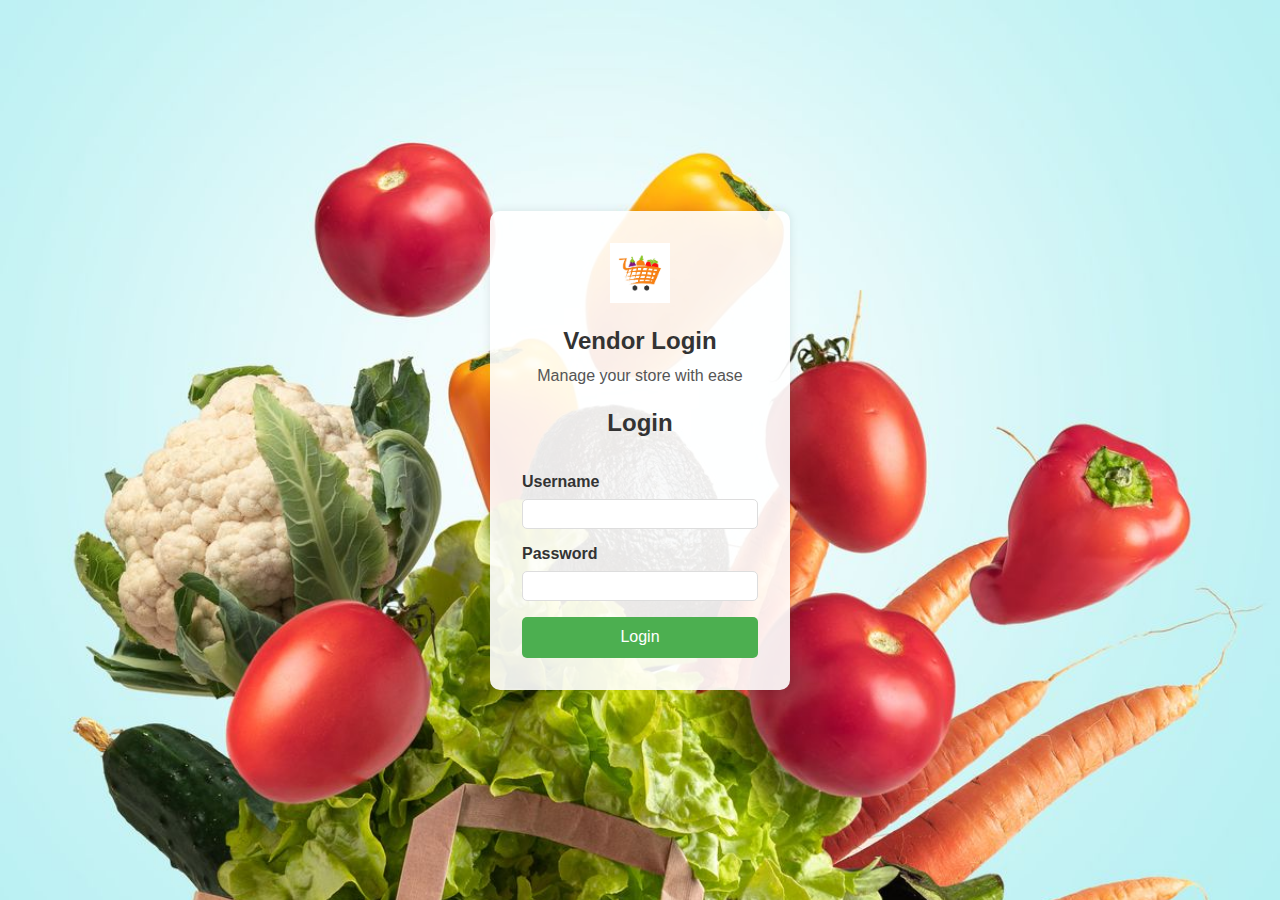
<file: index.html>
<!DOCTYPE html>
<html lang="en">
<head>
    <meta charset="UTF-8">
    <meta name="viewport" content="width=device-width, initial-scale=1.0">
    <title>Vendor Login - Websters Grocery Delivery</title>
    <style>
        /* Reset default browser styles */
        * {
            box-sizing: border-box;
            margin: 0;
            padding: 0;
        }

        body {
            font-family: Arial, sans-serif;
            background-image: url('grocery-background.jpg');
            background-size: cover;
            background-repeat: no-repeat;
            height: 100vh;
            display: flex;
            justify-content: center;
            align-items: center;
            color: #333;
        }

        .container {
            background-color: rgba(255, 255, 255, 0.9);
            box-shadow: 0 0 10px rgba(0, 0, 0, 0.1);
            padding: 2em;
            border-radius: 10px;
            width: 300px;
            text-align: center;
        }

        .header {
            text-align: center;
            margin-bottom: 1.5em;
        }

        .logo {
            width: 60px;
            height: auto;
            margin-bottom: 0.5em;
        }

        .header h1 {
            font-size: 1.5em;
            margin: 0.5em 0;
        }

        .tagline {
            font-size: 1em;
            color: #555;
            margin: 0;
        }

        .login-box {
            width: 100%;
            display: flex;
            flex-direction: column;
            align-items: center;
        }

        .login-box h2 {
            margin-bottom: 1.5em;
        }

        .input-group {
            margin-bottom: 1em;
            text-align: left;
            width: 100%;
        }

        .input-group label {
            display: block;
            margin-bottom: 0.5em;
            font-weight: bold;
        }

        .input-group input {
            width: 100%;
            padding: 0.5em;
            border: 1px solid #ddd;
            border-radius: 5px;
        }

        button {
            width: 100%;
            padding: 0.7em;
            border: none;
            background-color: #4CAF50;
            color: white;
            font-size: 1em;
            border-radius: 5px;
            cursor: pointer;
            transition: background-color 0.3s;
        }

        button:hover {
            background-color: #45a049;
        }

        .links {
            margin-top: 1em;
        }

        .links a {
            display: block;
            color: #4CAF50;
            text-decoration: none;
            margin-bottom: 0.5em;
            transition: color 0.3s;
        }

        .links a:hover {
            color: #388e3c;
        }

        .notification {
            display: none;
            background-color: #4CAF50;
            color: white;
            padding: 1em;
            border-radius: 10px;
            box-shadow: 0 0 10px rgba(0, 0, 0, 0.1);
            margin-top: 1em;
        }
    </style>
</head>
<body>
    <div class="container">
        <div class="header">
            <img src="logo.png" alt="Websters Logo" class="logo">
            <h1>Vendor Login</h1>
            <p class="tagline">Manage your store with ease</p>
        </div>
        <div class="login-box">
            <h2>Login</h2>
            <div class="input-group">
                <label for="username">Username</label>
                <input type="text" id="username" name="username" required>
            </div>
            <div class="input-group">
                <label for="password">Password</label>
                <input type="password" id="password" name="password" required>
            </div>
            <button onclick="login()">Login</button>
        </div>
    </div>
    <script>
        function login() {
            const username = document.getElementById('username').value;
            const password = document.getElementById('password').value;

            if (username === 'vendor1' && password === 'vendor1') {
                alert("Login successful.");
                window.location.href = 'vendor-dashoboard.html';  // Redirect to the dashboard
            } else {
                alert("Invalid username or password.");
            }
        }

        //function closeNotification() {
            //document.getElementById('notification').style.display = 'none';
        //}

        // Simulate a notification
        setTimeout(() => {
            document.getElementById('notification').style.display = 'block';
        }, 2000);
    </script>
</body>
</html>
</file>
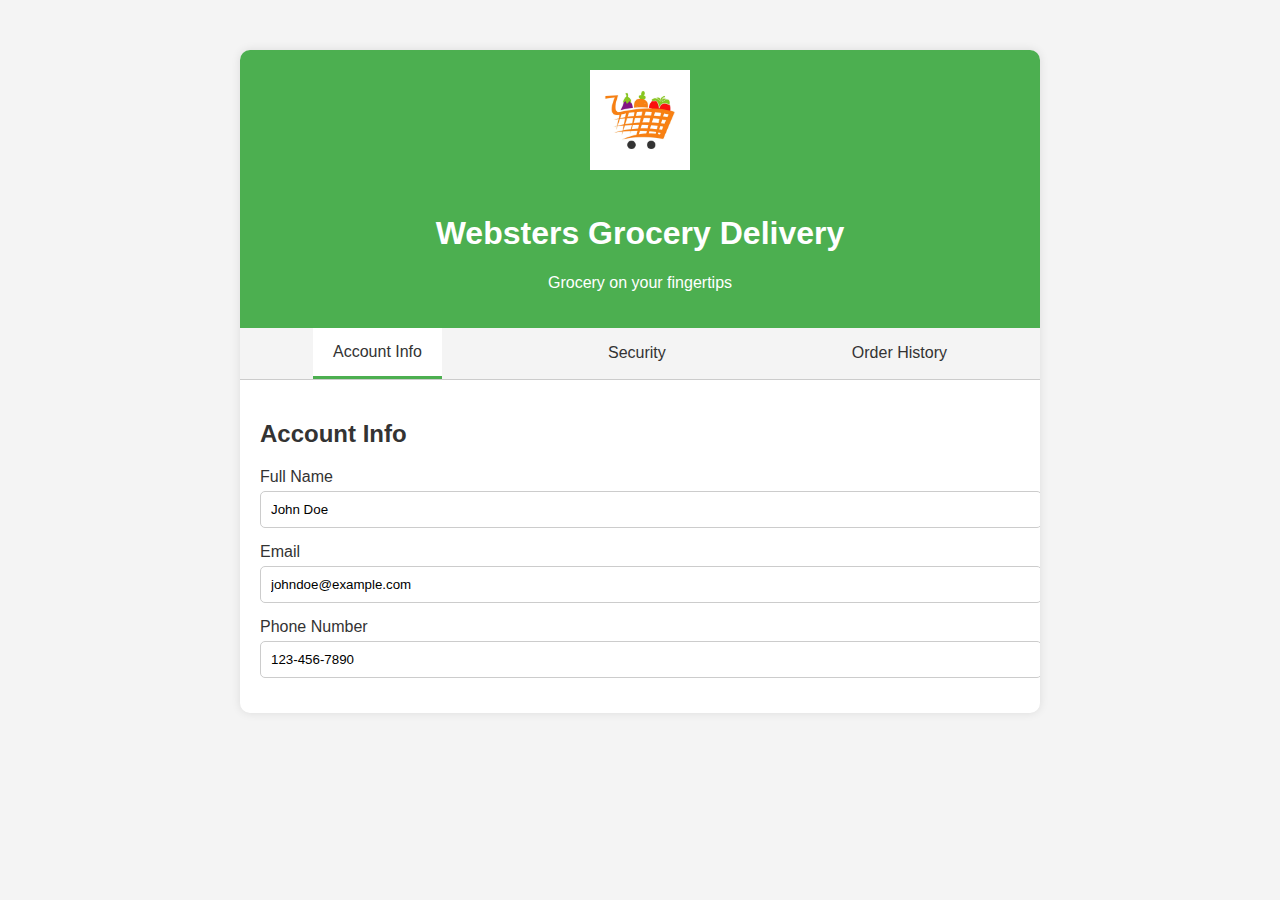
<file: account-info.html>
<!DOCTYPE html>
<html lang="en">
<head>
    <meta charset="UTF-8">
    <meta name="viewport" content="width=device-width, initial-scale=1.0">
    <title>My Account - Websters Grocery Delivery</title>
    <style>
        body {
            font-family: Arial, sans-serif;
            background-color: #f4f4f4;
            margin: 0;
            padding: 0;
            color: #333;
        }
        .container {
            max-width: 800px;
            margin: 50px auto;
            background: white;
            border-radius: 10px;
            box-shadow: 0 0 10px rgba(0,0,0,0.1);
            overflow: hidden;
        }
        .header {
            padding: 20px;
            text-align: center;
            background: #4CAF50;
            color: white;
        }
        .header img {
            width: 100px;
            margin-bottom: 20px;
        }
        .tabs {
            display: flex;
            justify-content: space-around;
            background: #f4f4f4;
            border-bottom: 1px solid #ccc;
        }
        .tabs button {
            background: none;
            border: none;
            padding: 15px 20px;
            cursor: pointer;
            font-size: 16px;
            color: #333;
            outline: none;
            transition: background 0.3s;
        }
        .tabs button:hover {
            background: #ddd;
        }
        .tabs button.active {
            background: white;
            border-bottom: 3px solid #4CAF50;
        }
        .tab-content {
            display: none;
            padding: 20px;
        }
        .tab-content.active {
            display: block;
        }
        .input-group {
            margin-bottom: 15px;
        }
        .input-group label {
            display: block;
            margin-bottom: 5px;
            color: #333;
        }
        .input-group input {
            width: 100%;
            padding: 10px;
            border: 1px solid #ccc;
            border-radius: 5px;
        }
        .button-group {
            text-align: right;
        }
        .button-group button {
            background: #4CAF50;
            color: white;
            border: none;
            padding: 10px 15px;
            border-radius: 5px;
            cursor: pointer;
            transition: background 0.3s;
        }
        .button-group button:hover {
            background: #45a049;
        }
    </style>
</head>
<body>
    <div class="container">
        <header class="header">
            <img src="logo.png" alt="Websters Logo">
            <h1>Websters Grocery Delivery</h1>
            <p>Grocery on your fingertips</p>
        </header>
        
        <div class="tabs">
            <button class="tab-link active" onclick="openTab(event, 'account-info')">Account Info</button>
            <button class="tab-link" onclick="openTab(event, 'security')">Security</button>
            <button class="tab-link" onclick="openTab(event, 'order-history')">Order History</button>
        </div>

        <div id="account-info" class="tab-content active">
            <h2>Account Info</h2>
            <div class="input-group">
                <label for="name">Full Name</label>
                <input type="text" id="name" name="name" value="John Doe" readonly>
            </div>
            <div class="input-group">
                <label for="email">Email</label>
                <input type="email" id="email" name="email" value="johndoe@example.com" readonly>
            </div>
            <div class="input-group">
                <label for="phone">Phone Number</label>
                <input type="tel" id="phone" name="phone" value="123-456-7890" readonly>
            </div>
        </div>

        <div id="security" class="tab-content">
            <h2>Security</h2>
            <div class="input-group">
                <label for="current-password">Current Password</label>
                <input type="password" id="current-password" name="current-password">
            </div>
            <div class="input-group">
                <label for="new-password">New Password</label>
                <input type="password" id="new-password" name="new-password">
            </div>
            <div class="input-group">
                <label for="confirm-password">Confirm New Password</label>
                <input type="password" id="confirm-password" name="confirm-password">
            </div>
            <div class="button-group">
                <button onclick="changePassword()">Change Password</button>
            </div>
        </div>

        <div id="order-history" class="tab-content">
            <h2>Order History</h2>
            <div class="order-item" style="padding: 20px; margin-bottom: 20px; border: 1px solid #ccc; border-radius: 10px;">
                <h3 style="margin: 0 0 10px 0; font-size: 18px; color: #333;">Store Name: Fresh Mart</h3>
                <p style="margin: 0 0 5px 0;">Delivery Time: 45 minutes</p>
                <p style="margin: 0;">Total Amount: $75.50 CAD</p>
            </div>
            <div class="order-item" style="padding: 20px; margin-bottom: 20px; border: 1px solid #ccc; border-radius: 10px;">
                <h3 style="margin: 0 0 10px 0; font-size: 18px; color: #333;">Store Name: Organic Grocers</h3>
                <p style="margin: 0 0 5px 0;">Delivery Time: 30 minutes</p>
                <p style="margin: 0;">Total Amount: $120.00 CAD</p>
            </div>
        </div>
    </div>
    <script>
        function openTab(evt, tabName) {
            var i, tabcontent, tablinks;
            tabcontent = document.getElementsByClassName("tab-content");
            for (i = 0; i < tabcontent.length; i++) {
                tabcontent[i].style.display = "none";
                tabcontent[i].classList.remove("active");
            }
            tablinks = document.getElementsByClassName("tab-link");
            for (i = 0; i < tablinks.length; i++) {
                tablinks[i].classList.remove("active");
            }
            document.getElementById(tabName).style.display = "block";
            document.getElementById(tabName).classList.add("active");
            evt.currentTarget.classList.add("active");
        }
    </script>
</body>
</html>
</file>
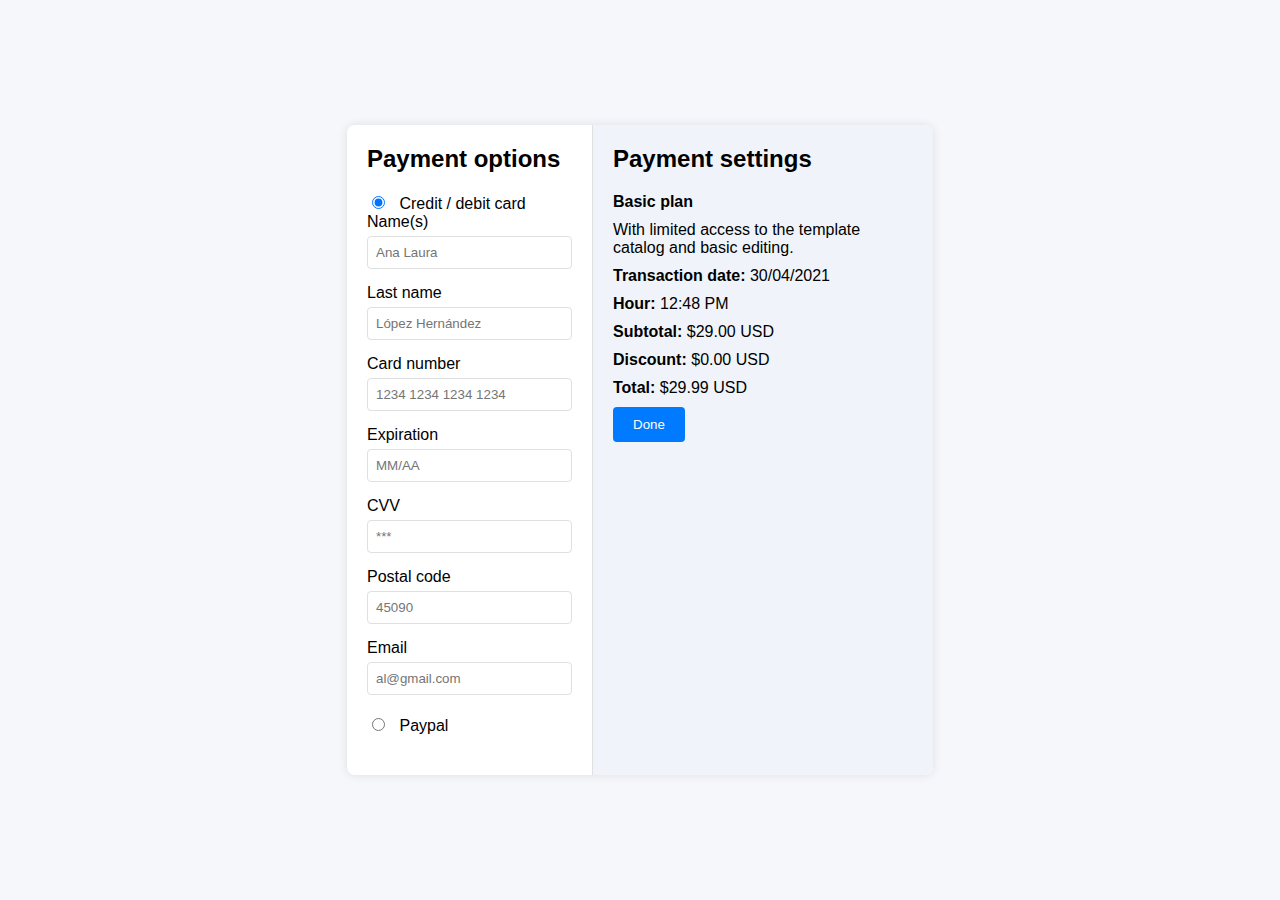
<file: bank-details.html>
<!DOCTYPE html>
<html lang="en">
<head>
    <meta charset="UTF-8">
    <meta name="viewport" content="width=device-width, initial-scale=1.0">
    <title>Payment Method</title>
    <style>
        body {
    font-family: Arial, sans-serif;
    background-color: #f5f7fa;
    display: flex;
    justify-content: center;
    align-items: center;
    height: 100vh;
    margin: 0;
}

.payment-container {
    display: flex;
    background-color: #fff;
    box-shadow: 0 0 10px rgba(0, 0, 0, 0.1);
    border-radius: 8px;
    overflow: hidden;
}

.payment-options, .payment-settings {
    padding: 20px;
}

.payment-options {
    border-right: 1px solid #e0e0e0;
}

.payment-settings {
    background-color: #f0f4fa;
    width: 300px;
    text-align: left;
}

.payment-options h2, .payment-settings h2 {
    margin-top: 0;
}

.input-group {
    margin-bottom: 15px;
}

.input-group label {
    display: block;
    margin-bottom: 5px;
}

.input-group input {
    width: 100%;
    padding: 8px;
    box-sizing: border-box;
    border: 1px solid #e0e0e0;
    border-radius: 4px;
}

.card-option, .paypal-option {
    margin-bottom: 20px;
}

.card-option input, .paypal-option input {
    margin-right: 10px;
}

.payment-settings p {
    margin: 10px 0;
}

button {
    background-color: #007bff;
    color: white;
    border: none;
    padding: 10px 20px;
    border-radius: 4px;
    cursor: pointer;
}

button:hover {
    background-color: #0056b3;
}

    </style>
</head>
<body>
    <div class="payment-container">
        <div class="payment-options">
            <h2>Payment options</h2>
            <form>
                <div class="card-option">
                    <input type="radio" id="credit-debit" name="payment-method" checked>
                    <label for="credit-debit">Credit / debit card</label>
                    <div class="card-details">
                        <div class="input-group">
                            <label for="first-name">Name(s)</label>
                            <input type="text" id="first-name" placeholder="Ana Laura">
                        </div>
                        <div class="input-group">
                            <label for="last-name">Last name</label>
                            <input type="text" id="last-name" placeholder="López Hernández">
                        </div>
                        <div class="input-group">
                            <label for="card-number">Card number</label>
                            <input type="text" id="card-number" placeholder="1234 1234 1234 1234">
                        </div>
                        <div class="input-group">
                            <label for="expiration">Expiration</label>
                            <input type="text" id="expiration" placeholder="MM/AA">
                        </div>
                        <div class="input-group">
                            <label for="cvv">CVV</label>
                            <input type="text" id="cvv" placeholder="***">
                        </div>
                        <div class="input-group">
                            <label for="postal-code">Postal code</label>
                            <input type="text" id="postal-code" placeholder="45090">
                        </div>
                        <div class="input-group">
                            <label for="email">Email</label>
                            <input type="email" id="email" placeholder="al@gmail.com">
                        </div>
                    </div>
                </div>
                <div class="paypal-option">
                    <input type="radio" id="paypal" name="payment-method">
                    <label for="paypal">Paypal</label>
                </div>
            </form>
        </div>
        <div class="payment-settings">
            <h2>Payment settings</h2>
            <p><strong>Basic plan</strong></p>
            <p>With limited access to the template catalog and basic editing.</p>
            <p><strong>Transaction date:</strong> 30/04/2021</p>
            <p><strong>Hour:</strong> 12:48 PM</p>
            <p><strong>Subtotal:</strong> $29.00 USD</p>
            <p><strong>Discount:</strong> $0.00 USD</p>
            <p><strong>Total:</strong> $29.99 USD</p>
            <button type="button">Done</button>
        </div>
    </div>
    <script>

document.addEventListener('DOMContentLoaded', function() {
    const cardOption = document.getElementById('credit-debit');
    const paypalOption = document.getElementById('paypal');
    const cardDetails = document.querySelector('.card-details');

    cardOption.addEventListener('change', function() {
        if (cardOption.checked) {
            cardDetails.style.display = 'block';
        }
    });

    paypalOption.addEventListener('change', function() {
        if (paypalOption.checked) {
            cardDetails.style.display = 'none';
        }
    });
});

    </script>
</body>
</html>
</file>
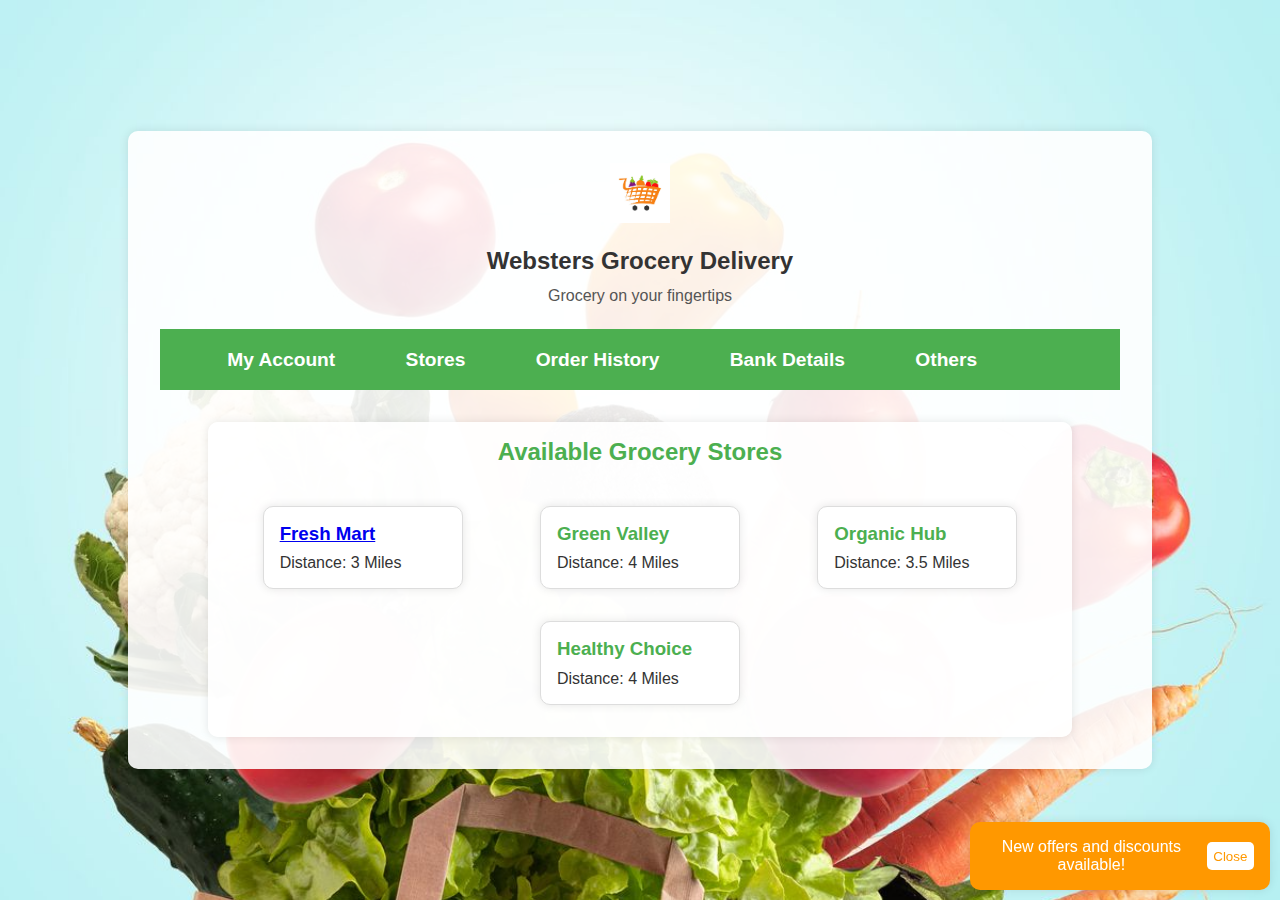
<file: dashboard.html>
<!DOCTYPE html>
<html lang="en">
<head>
    <meta charset="UTF-8">
    <meta name="viewport" content="width=device-width, initial-scale=1.0">
    <title>Dashboard - Websters Grocery Delivery</title>
    <link rel="stylesheet" href="styles.css">
</head>
<body>
    <div class="dashboard-container">
        <div class="header">
            <img src="logo.png" alt="Websters Logo" class="logo">
            <h1>Websters Grocery Delivery</h1>
            <p class="tagline">Grocery on your fingertips</p>
        </div>
        <nav class="navbar">
            <ul>
                <li><a href="account-info.html">My Account</a></li>
                <li><a href="#">Stores</a></li>
                <li><a href="order-history.html">Order History</a></li>
                <li><a href="bank-details.html">Bank Details</a></li>
				<li><a href="#">Others</a></li>
            </ul>
        </nav>
        <div class="background-slider" id="background-slider">
            <!-- Dynamic background images will be displayed here -->
        </div>
        <div class="main-content">
            <h2>Available Grocery Stores</h2>
            <div class="store-list">
                <div class="store-item">
                    <h3><a href="fresh-mart.html">Fresh Mart</a></h3>
                    <p>Distance: 3 Miles</p>
                </div>
                <div class="store-item">
                    <h3>Green Valley</h3>
                    <p>Distance: 4 Miles</p>
                </div>
                <div class="store-item">
                    <h3>Organic Hub</h3>
                    <p>Distance: 3.5 Miles</p>
                </div>
                <div class="store-item">
                    <h3>Healthy Choice</h3>
                    <p>Distance: 4 Miles</p>
                </div>
            </div>
        </div>
        <div class="notification-prompt">
            <p>New offers and discounts available!</p>
            <button onclick="closeNotification()">Close</button>
        </div>
    </div>
    <script src="scripts.js"></script>
</body>
</html>
</file>
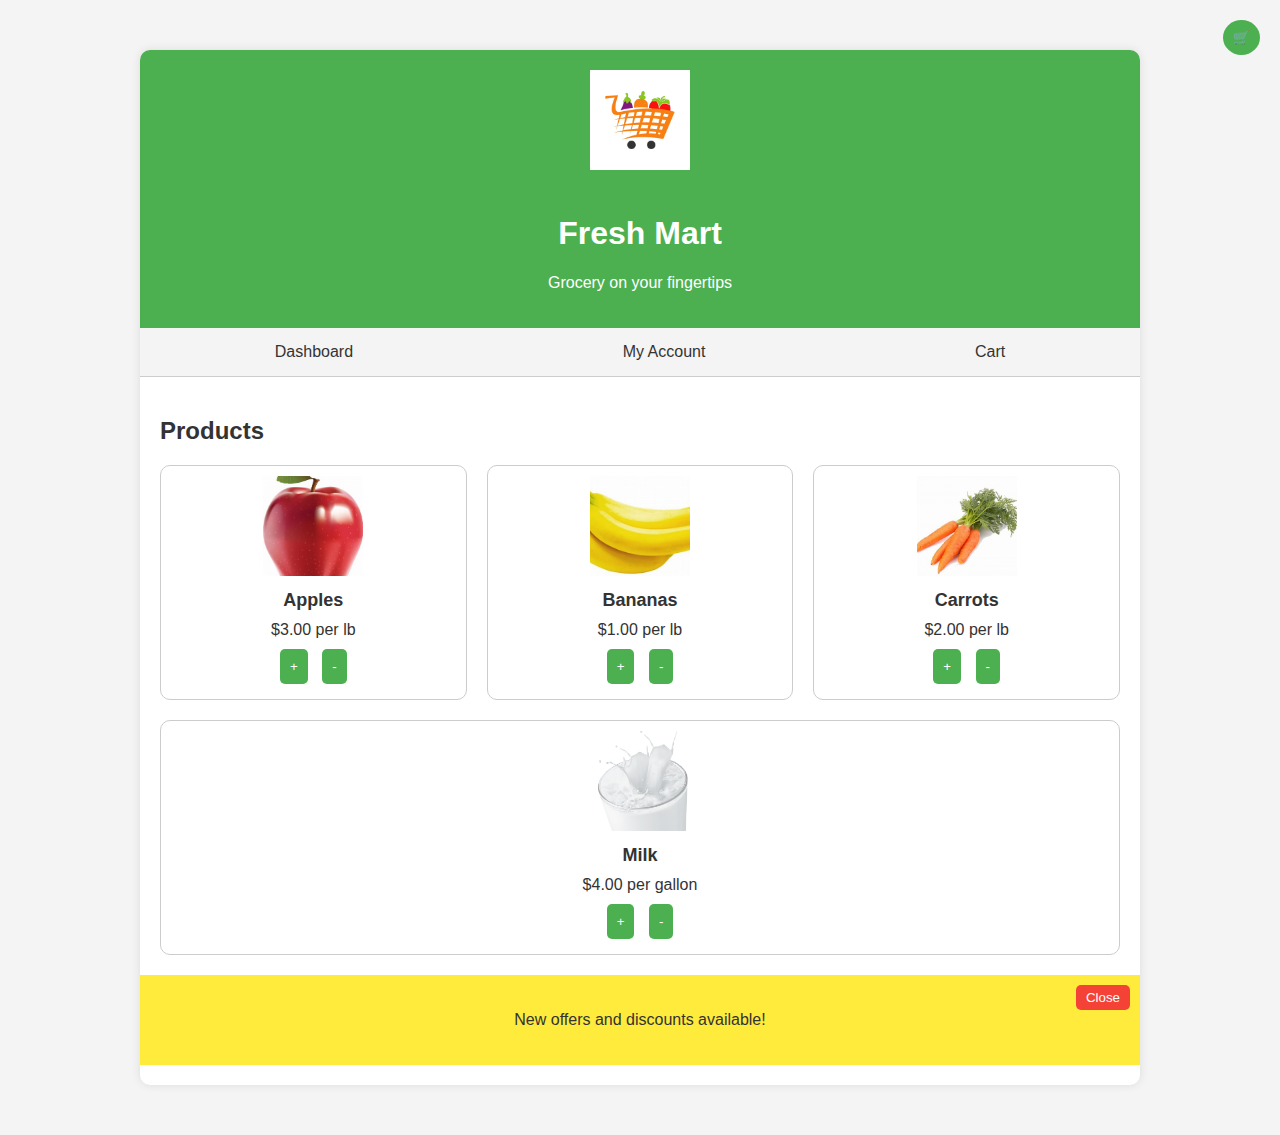
<file: fresh-mart.html>
<!DOCTYPE html>
<html lang="en">
<head>
    <meta charset="UTF-8">
    <meta name="viewport" content="width=device-width, initial-scale=1.0">
    <title>Fresh Mart - Websters Grocery Delivery</title>
    <style>
        body {
            font-family: Arial, sans-serif;
            background-color: #f4f4f4;
            margin: 0;
            padding: 0;
            color: #333;
        }
        .store-container {
            max-width: 1000px;
            margin: 50px auto;
            background: white;
            border-radius: 10px;
            box-shadow: 0 0 10px rgba(0,0,0,0.1);
            overflow: hidden;
            position: relative;
            padding-bottom: 20px;
        }
        .header {
            padding: 20px;
            text-align: center;
            background: #4CAF50;
            color: white;
        }
        .header img {
            width: 100px;
            margin-bottom: 20px;
        }
        .navbar ul {
            list-style: none;
            padding: 0;
            margin: 0;
            display: flex;
            justify-content: space-around;
            background: #f4f4f4;
            border-bottom: 1px solid #ccc;
        }
        .navbar ul li {
            margin: 0;
        }
        .navbar ul li a {
            text-decoration: none;
            color: #333;
            padding: 15px 20px;
            display: block;
        }
        .navbar ul li a:hover {
            background: #ddd;
        }
        .main-content {
            padding: 20px;
        }
        .product-list {
            display: flex;
            flex-wrap: wrap;
            gap: 20px;
            justify-content: space-between;
        }
        .product-item {
            background: #fff;
            border: 1px solid #ccc;
            border-radius: 10px;
            padding: 10px;
            flex: 1 1 calc(25% - 20px);
            text-align: center;
        }
        .product-item img {
            width: 100px;
            height: 100px;
            object-fit: cover;
        }
        .product-item h3 {
            font-size: 18px;
            margin: 10px 0;
        }
        .product-item p {
            font-size: 16px;
            margin: 5px 0;
        }
        .product-item button {
            background: #4CAF50;
            color: white;
            border: none;
            padding: 10px;
            border-radius: 5px;
            cursor: pointer;
            transition: background 0.3s;
            margin: 5px;
        }
        .product-item button:hover {
            background: #45a049;
        }
        .review-container {
            padding: 20px;
            background: #f9f9f9;
            border-top: 1px solid #ccc;
        }
        .review-container h2 {
            margin: 0 0 10px 0;
            font-size: 24px;
        }
        .review-container form {
            display: flex;
            flex-direction: column;
            gap: 10px;
        }
        .review-container .stars {
            display: flex;
            gap: 5px;
        }
        .review-container .stars input {
            display: none;
        }
        .review-container .stars label {
            display: inline-block;
            width: 25px;
            height: 25px;
            background: url('star.png') no-repeat center center;
            background-size: cover;
            cursor: pointer;
        }
        .review-container .stars input:checked ~ label,
        .review-container .stars input:checked + label ~ label {
            background: url('star-filled.png') no-repeat center center;
            background-size: cover;
        }
        .review-container textarea {
            width: 100%;
            padding: 10px;
            border: 1px solid #ccc;
            border-radius: 5px;
        }
        .review-container button {
            background: #4CAF50;
            color: white;
            border: none;
            padding: 10px;
            border-radius: 5px;
            cursor: pointer;
            transition: background 0.3s;
        }
        .review-container button:hover {
            background: #45a049;
        }
        .return-button {
            display: block;
            margin: 20px auto;
            background: #f44336;
            color: white;
            border: none;
            padding: 10px 20px;
            border-radius: 5px;
            cursor: pointer;
            transition: background 0.3s;
        }
        .return-button:hover {
            background: #d32f2f;
        }
        .notification-prompt {
            padding: 20px;
            background: #ffeb3b;
            text-align: center;
            position: relative;
        }
        .notification-prompt button {
            background: #f44336;
            color: white;
            border: none;
            padding: 5px 10px;
            border-radius: 5px;
            cursor: pointer;
            transition: background 0.3s;
            position: absolute;
            right: 10px;
            top: 10px;
        }
        .notification-prompt button:hover {
            background: #d32f2f;
        }
        .cart-icon {
            position: fixed;
            top: 20px;
            right: 20px;
            background: #4CAF50;
            color: white;
            border: none;
            padding: 10px;
            border-radius: 50%;
            cursor: pointer;
            transition: background 0.3s;
        }
        .cart-icon:hover {
            background: #45a049;
        }
        .cart-modal {
            display: none;
            position: fixed;
            top: 50%;
            left: 50%;
            transform: translate(-50%, -50%);
            background: white;
            border-radius: 10px;
            box-shadow: 0 0 10px rgba(0,0,0,0.1);
            width: 80%;
            max-width: 600px;
            z-index: 1000;
        }
        .cart-modal-header {
            padding: 20px;
            background: #4CAF50;
            color: white;
            border-top-left-radius: 10px;
            border-top-right-radius: 10px;
        }
        .cart-modal-body {
            padding: 20px;
            display: flex;
            flex-direction: column;
            gap: 10px;
        }
        .cart-item {
            display: flex;
            justify-content: space-between;
            align-items: center;
            border-bottom: 1px solid #ccc;
            padding: 10px 0;
        }
        .cart-item:last-child {
            border-bottom: none;
        }
        .cart-modal-footer {
            padding: 20px;
            text-align: right;
            border-top: 1px solid #ccc;
        }
        .cart-modal-footer button {
            background: #f44336;
            color: white;
            border: none;
            padding: 10px 20px;
            border-radius: 5px;
            cursor: pointer;
            transition: background 0.3s;
        }
        .cart-modal-footer button:hover {
            background: #d32f2f;
        }
        .overlay {
            display: none;
            position: fixed;
            top: 0;
            left: 0;
            width: 100%;
            height: 100%;
            background: rgba(0,0,0,0.5);
            z-index: 999;
        }
    </style>
</head>
<body>
    <div class="store-container">
        <div class="header">
            <img src="logo.png" alt="Websters Logo" class="logo">
            <h1>Fresh Mart</h1>
            <p class="tagline">Grocery on your fingertips</p>
        </div>
        <nav class="navbar">
            <ul>
                <li><a href="dashboard.html">Dashboard</a></li>
                <li><a href="account-info.html">My Account</a></li>
                <li><a href="#">Cart</a></li>
            </ul>
        </nav>
        <div class="main-content">
            <h2>Products</h2>
            <div class="product-list">
                <div class="product-item">
                    <img src="apple.png" alt="Apples">
                    <h3>Apples</h3>
                    <p>$3.00 per lb</p>
                    <button onclick="addToCart('Apples')">+</button>
                    <a id="count"></a>
                    <button onclick="removeFromCart('Apples')">-</button>
                </div>
                <div class="product-item">
                    <img src="banana.jpg" alt="Bananas">
                    <h3>Bananas</h3>
                    <p>$1.00 per lb</p>
                    <button onclick="addToCart('Bananas')">+</button>
                    <a id="count"></a>
                    <button onclick="removeFromCart('Bananas')">-</button>
                </div>
                <div class="product-item">
                    <img src="carrot.jpg" alt="Carrots">
                    <h3>Carrots</h3>
                    <p>$2.00 per lb</p>
                    <button onclick="addToCart('Carrots')">+</button>
                    <a id="count"></a>
                    <button onclick="removeFromCart('Carrots')">-</button>
                </div>
                <div class="product-item">
                    <img src="milk.png" alt="Milk">
                    <h3>Milk</h3>
                    <p>$4.00 per gallon</p>
                    <button onclick="addToCart('Milk')">+</button>
                    <a id="count"></a>
                    <button onclick="removeFromCart('Milk')">-</button>
                </div>
            </div>
        </div>

        <!-- Return Button -->
       

        <div class="notification-prompt">
            <p>New offers and discounts available!</p>
            <button onclick="closeNotification()">Close</button>
        </div>
    </div>

    <!-- Cart Icon -->
    <button class="cart-icon" onclick="openCart()">
        🛒
    </button>

    <!-- Cart Modal -->
    <div class="cart-modal" id="cartModal">
        <div class="cart-modal-header">
            <h2>Your Cart</h2>
        </div>
        <div class="cart-modal-body" id="cartItems">
            <p>No items in the cart.</p>
        </div>
        <div class="cart-modal-footer">
            <button onclick="closeCart()">Close</button>
            <button class="proceed-button" onclick="proceedbutton()">Proceed - Payment</button>
        </div>
    </div>

    <!-- Overlay -->
    <div class="overlay" id="overlay" onclick="closeCart()"></div>

    <script>
        var cart = {};
        var cartModal = document.getElementById('cartModal');
        var overlay = document.getElementById('overlay');
        var cartItems = document.getElementById('cartItems');

        function openCart() {
            updateCartItems();
            cartModal.style.display = 'block';
            overlay.style.display = 'block';
        }

        function closeCart() {
            cartModal.style.display = 'none';
            overlay.style.display = 'none';
        }

        function addToCart(item) {
            if (cart[item]) {
                cart[item]++;
            } else {
                cart[item] = 1;
            }
            updateCartCounter();
            alert(item + ' added to cart');
        }

        function removeFromCart(item) {
            if (cart[item]) {
                cart[item]--;
                if (cart[item] === 0) {
                    delete cart[item];
                }
            }
            updateCartCounter();
            alert(item + ' removed from cart');
        }

        function updateCartCounter() {
            var counter = 0;
            for (var item in cart) {
                counter += cart[item];
            }
            document.getElementById('count').textContent = counter;
        }

        function updateCartItems() {
            cartItems.innerHTML = '';
            if (Object.keys(cart).length === 0) {
                cartItems.innerHTML = '<p>No items in the cart.</p>';
            } else {
                for (var item in cart) {
                    var cartItem = document.createElement('div');
                    cartItem.className = 'cart-item';
                    cartItem.innerHTML = `<span>${item}</span><span>x ${cart[item]}</span>`;
                    cartItems.appendChild(cartItem);
                }
            }
        }

        document.getElementById('reviewForm').addEventListener('submit', function(event) {
            event.preventDefault();
            const rating = document.querySelector('input[name="rating"]:checked');
            const reviewText = document.getElementById('reviewText').value;

            if (rating && reviewText) {
                alert(`Thank you for your ${rating.value} star review!`);
                console.log(`Rating: ${rating.value}, Review: ${reviewText}`);
                document.getElementById('reviewText').value = '';
                document.querySelector('input[name="rating"]:checked').checked = false;
            } else {
                alert('Please select a rating and write a review before submitting.');
            }
        });

        function proceedbutton() {
            alert('');
        }

        function closeNotification() {
            document.querySelector('.notification-prompt').style.display = 'none';
        }
    </script>
</body>
</html>
</file>
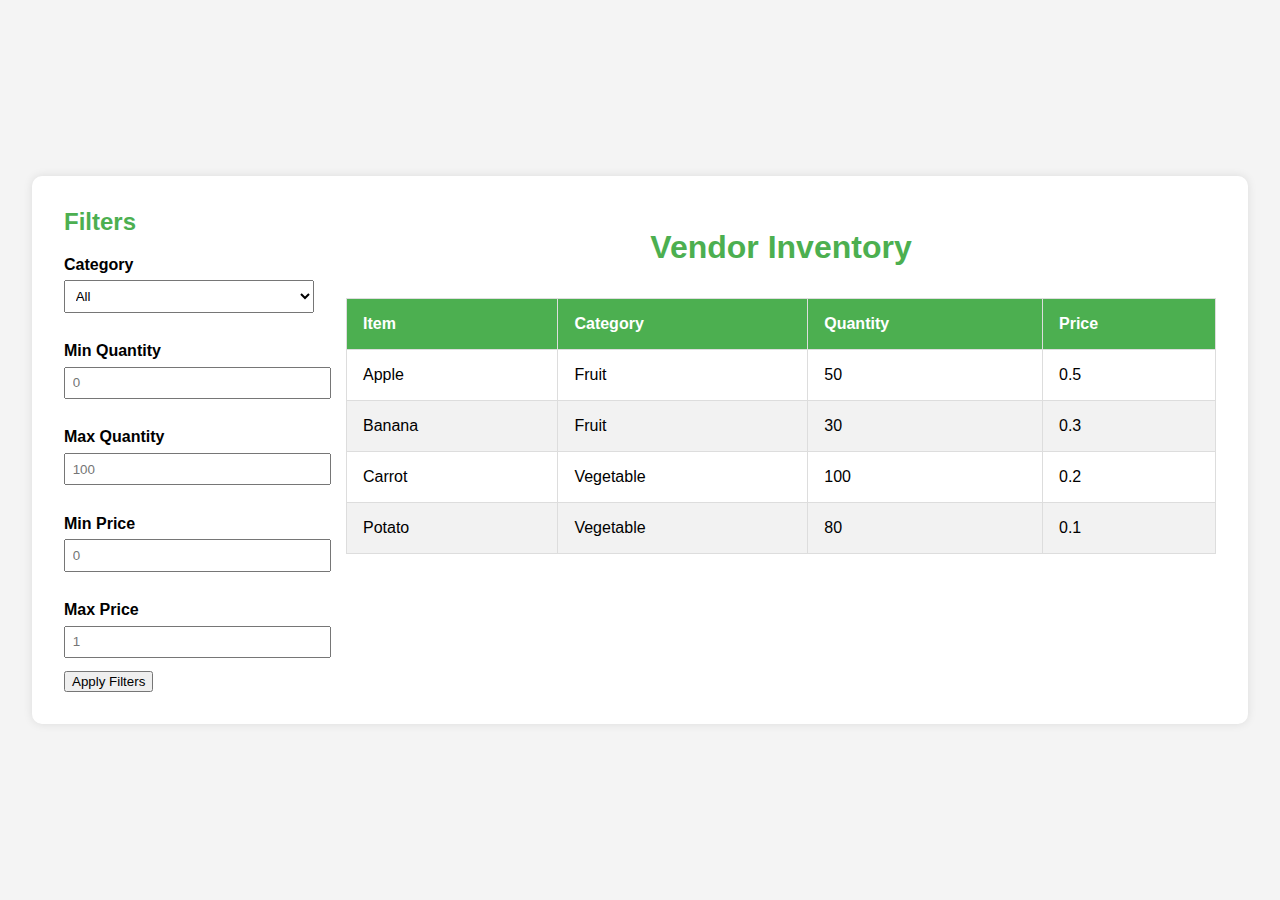
<file: inventory-page.html>
<!DOCTYPE html>
<html lang="en">
<head>
    <meta charset="UTF-8">
    <meta name="viewport" content="width=device-width, initial-scale=1.0">
    <title>Vendor Inventory</title>
    <link href="https://cdn.jsdelivr.net/npm/bootstrap@5.0.2/dist/css/bootstrap.min.css" rel="stylesheet" integrity="sha384-EVSTQN3/azprG1Anm3QDgpJLIm9Nao0Yz1ztcQTwFspd3yD65VohhpuuCOmLASjC" crossorigin="anonymous">
    <style>
        body {
            font-family: Arial, sans-serif;
            background-color: #f4f4f4;
            margin: 0;
            padding: 0;
            display: flex;
            justify-content: center;
            align-items: center;
            height: 100vh;
        }

        .container {
            display: flex;
            width: 90%;
            max-width: 1200px;
            background-color: white;
            padding: 2em;
            border-radius: 10px;
            box-shadow: 0 0 10px rgba(0, 0, 0, 0.1);
        }

        .content {
            flex-grow: 1;
        }

        h1 {
            color: #4CAF50;
            margin-bottom: 1em;
            text-align: center;
        }

        table {
            width: 100%;
            border-collapse: collapse;
        }

        table, th, td {
            border: 1px solid #ddd;
        }

        th, td {
            padding: 1em;
            text-align: left;
        }

        th {
            background-color: #4CAF50;
            color: white;
        }

        tr:nth-child(even) {
            background-color: #f2f2f2;
        }

        tr:hover {
            background-color: #ddd;
        }

        .sidebar {
            width: 250px;
            margin-right: 2em;
        }

        .sidebar h2 {
            margin-top: 0;
            color: #4CAF50;
        }

        .sidebar label {
            display: block;
            margin-top: 1em;
            font-weight: bold;
        }

        .sidebar input, .sidebar select {
            width: 100%;
            padding: 0.5em;
            margin-top: 0.5em;
            margin-bottom: 1em;
        }

    </style>
</head>
<body>
    <div class="container">
        <div class="sidebar">
            <h2>Filters</h2>
            <label for="categoryFilter">Category</label>
            <select id="categoryFilter">
                <option value="">All</option>
                <option value="Fruit">Fruit</option>
                <option value="Vegetable">Vegetable</option>
            </select>
            <label for="minQuantity">Min Quantity</label>
            <input type="number" id="minQuantity" placeholder="0">
            <label for="maxQuantity">Max Quantity</label>
            <input type="number" id="maxQuantity" placeholder="100">
            <label for="minPrice">Min Price</label>
            <input type="number" id="minPrice" placeholder="0" step="0.01">
            <label for="maxPrice">Max Price</label>
            <input type="number" id="maxPrice" placeholder="1" step="0.01">
            <button id="applyFilters" class="btn btn-primary">Apply Filters</button>
        </div>
        <div class="content">
            <h1>Vendor Inventory</h1>
            <table class="table-info" id="inventoryTable">
                <thead>
                    <tr>
                        <th>Item</th>
                        <th>Category</th>
                        <th>Quantity</th>
                        <th>Price</th>
                    </tr>
                </thead>
                <tbody>
                    <!-- Table rows will be inserted here by JavaScript -->
                </tbody>
            </table>
        </div>
    </div>
    <script>
        document.addEventListener('DOMContentLoaded', () => {
            const csvData = `
Item,Category,Quantity,Price
Apple,Fruit,50,0.5
Banana,Fruit,30,0.3
Carrot,Vegetable,100,0.2
Potato,Vegetable,80,0.1
`;

            const rows = csvData.trim().split('\n').slice(1);
            const tableBody = document.querySelector('#inventoryTable tbody');

            const renderTable = (filteredRows) => {
                tableBody.innerHTML = '';
                filteredRows.forEach(row => {
                    const cols = row.split(',');
                    const tr = document.createElement('tr');
                    cols.forEach(col => {
                        const td = document.createElement('td');
                        td.textContent = col;
                        tr.appendChild(td);
                    });
                    tableBody.appendChild(tr);
                });
            };

            const applyFilters = () => {
                const category = document.querySelector('#categoryFilter').value;
                const minQuantity = document.querySelector('#minQuantity').value;
                const maxQuantity = document.querySelector('#maxQuantity').value;
                const minPrice = document.querySelector('#minPrice').value;
                const maxPrice = document.querySelector('#maxPrice').value;

                const filteredRows = rows.filter(row => {
                    const cols = row.split(',');
                    const itemCategory = cols[1];
                    const itemQuantity = parseInt(cols[2]);
                    const itemPrice = parseFloat(cols[3]);

                    return (category === '' || itemCategory === category) &&
                           (minQuantity === '' || itemQuantity >= parseInt(minQuantity)) &&
                           (maxQuantity === '' || itemQuantity <= parseInt(maxQuantity)) &&
                           (minPrice === '' || itemPrice >= parseFloat(minPrice)) &&
                           (maxPrice === '' || itemPrice <= parseFloat(maxPrice));
                });

                renderTable(filteredRows);
            };

            document.querySelector('#applyFilters').addEventListener('click', applyFilters);

            // Render initial table
            renderTable(rows);
        });
    </script>
    <!-- Optional JavaScript; choose one of the two! -->

    <!-- Option 1: Bootstrap Bundle with Popper -->
    <script src="https://cdn.jsdelivr.net/npm/bootstrap@5.0.2/dist/js/bootstrap.bundle.min.js" integrity="sha384-MrcW6ZMFYlzcLA8Nl+NtUVF0sA7MsXsP1UyJoMp4YLEuNSfAP+JcXn/tWtIaxVXM" crossorigin="anonymous"></script>

    <!-- Option 2: Separate Popper and Bootstrap JS -->
    <script src="https://cdn.jsdelivr.net/npm/@popperjs/core@2.9.2/dist/umd/popper.min.js" integrity="sha384-IQsoLXl5PILFhosVNubq5LC7Qb9DXgDA9i+tQ8Zj3iwWAwPtgFTxbJ8NT4GN1R8p" crossorigin="anonymous"></script>
    <script src="https://cdn.jsdelivr.net/npm/bootstrap@5.0.2/dist/js/bootstrap.min.js" integrity="sha384-cVKIPhGWiC2Al4u+LWgxfKTRIcfu0JTxR+EQDz/bgldoEyl4H0zUF0QKbrJ0EcQF" crossorigin="anonymous"></script>
</body>
</html>
</file>
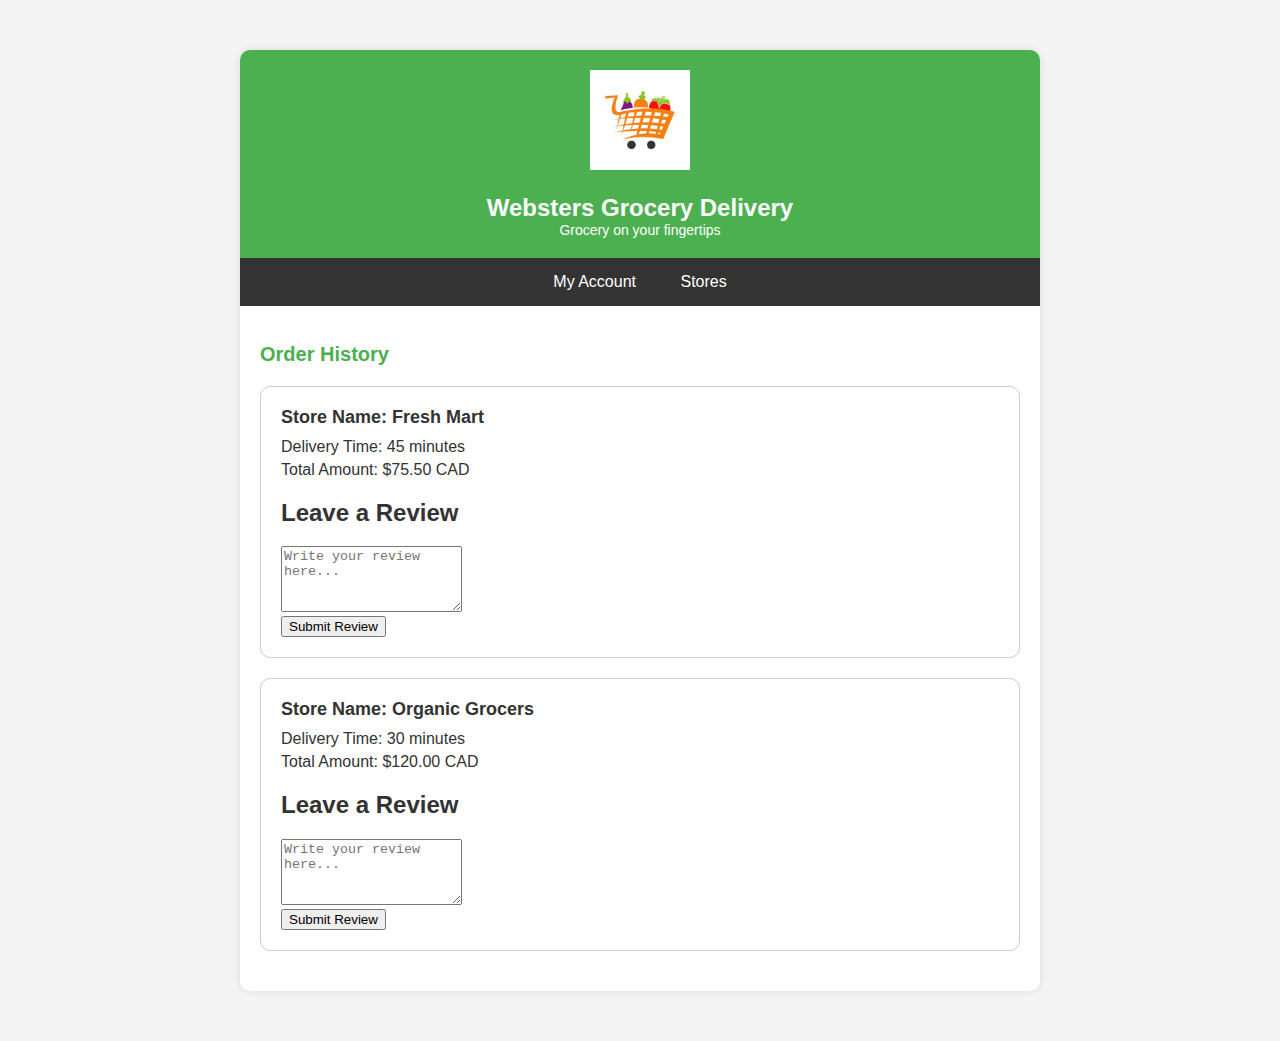
<file: order-history.html>
<!DOCTYPE html>
<html lang="en">
<head>
    <meta charset="UTF-8">
    <meta name="viewport" content="width=device-width, initial-scale=1.0">
    <title>Order History - Websters Grocery Delivery</title>
</head>
<body style="font-family: Arial, sans-serif; background-color: #f4f4f4; margin: 0; padding: 0; color: #333;">
    <div style="max-width: 800px; margin: 50px auto; background: white; border-radius: 10px; box-shadow: 0 0 10px rgba(0,0,0,0.1); overflow: hidden;">
        <header style="padding: 20px; text-align: center; background: #4CAF50; color: white;">
            <img src="logo.png" alt="Websters Logo" style="width: 100px; margin-bottom: 20px;">
            <h1 style="margin: 0; font-size: 24px;">Websters Grocery Delivery</h1>
            <p style="margin: 0; font-size: 14px;">Grocery on your fingertips</p>
        </header>
        
        <nav style="background: #333; padding: 10px;">
            <ul style="list-style: none; padding: 0; margin: 0; text-align: center;">
                <li style="display: inline; margin: 0 10px;"><a href="dashboard.html" style="color: white; text-decoration: none; padding: 5px 10px; display: inline-block;">My Account</a></li>
                <li style="display: inline; margin: 0 10px;"><a href="dashboard.html" style="color: white; text-decoration: none; padding: 5px 10px; display: inline-block;">Stores</a></li>
            </ul>
        </nav>

        <main style="padding: 20px;">
            <h2 style="margin-bottom: 20px; font-size: 20px; color: #4CAF50;">Order History</h2>
            <div id="order-history">
                <!-- Example order items -->
                <div class="order-item" style="padding: 20px; margin-bottom: 20px; border: 1px solid #ccc; border-radius: 10px;">
                    <h3 style="margin: 0 0 10px 0; font-size: 18px; color: #333;">Store Name: Fresh Mart</h3>
                    <p style="margin: 0 0 5px 0;">Delivery Time: 45 minutes</p>
                    <p style="margin: 0;">Total Amount: $75.50 CAD</p>
                       <!-- Review Section -->
                       <div class="review-container">
                        <h2>Leave a Review</h2>
                        <form id="reviewForm">
                            <textarea name="review" id="reviewText" rows="4" placeholder="Write your review here..."></textarea>
                            <br>
                            <button type="submit">Submit Review</button>
                        </form>
                    </div>
                </div>
                <div class="order-item" style="padding: 20px; margin-bottom: 20px; border: 1px solid #ccc; border-radius: 10px;">
                    <h3 style="margin: 0 0 10px 0; font-size: 18px; color: #333;">Store Name: Organic Grocers</h3>
                    <p style="margin: 0 0 5px 0;">Delivery Time: 30 minutes</p>
                    <p style="margin: 0;">Total Amount: $120.00 CAD</p>
                                           <!-- Review Section -->
        <div class="review-container">
            <h2>Leave a Review</h2>
            <form id="reviewForm">
                <textarea name="review" id="reviewText" rows="4" placeholder="Write your review here..."></textarea>
                <br>
                <button type="submit">Submit Review</button>
            </form>
        </div>
                </div>
                <!-- Add more order items as needed -->
            </div>
        </main>
    </div>
</body>
</html>
</file>
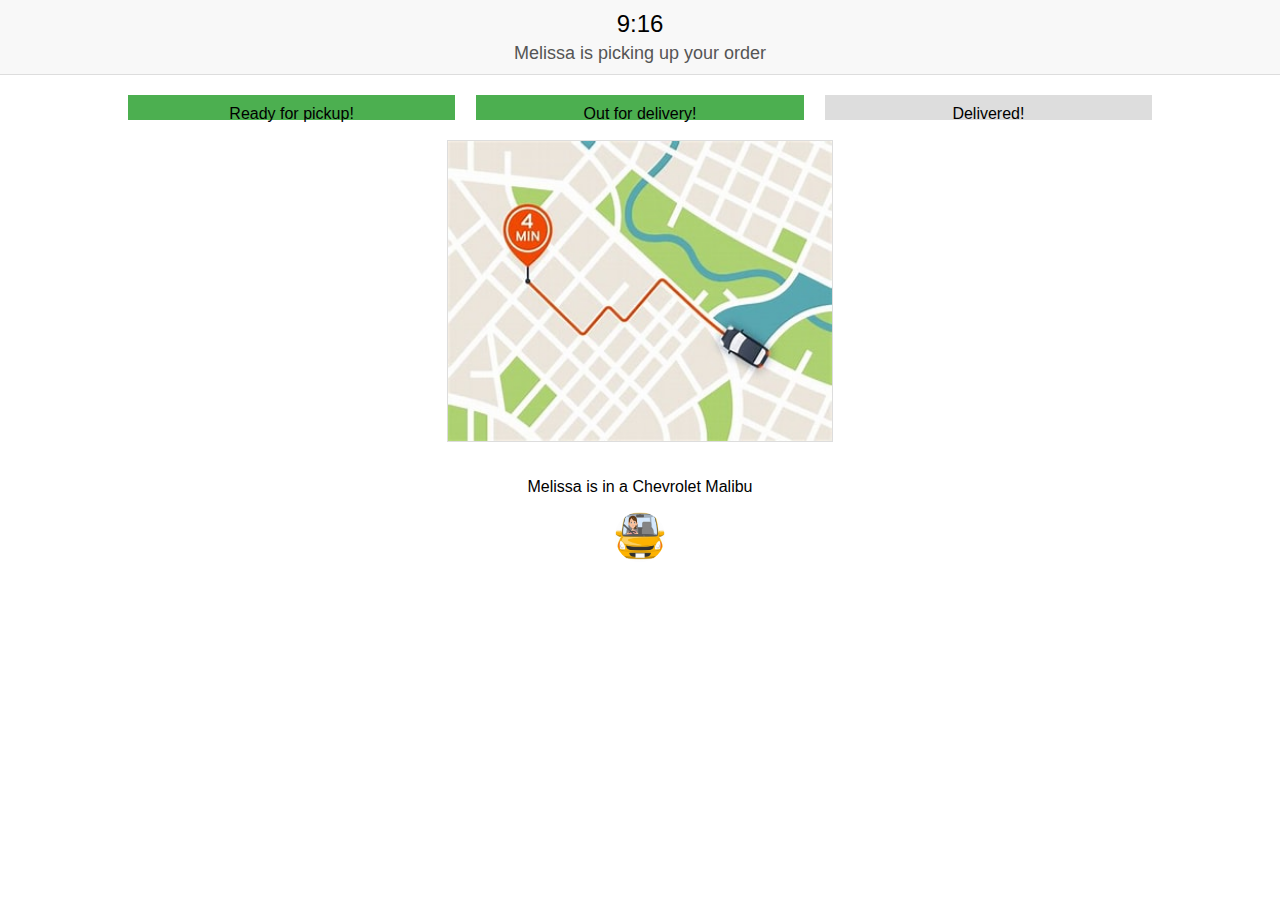
<file: order-tracking.html>
<!DOCTYPE html>
<html lang="en">
<head>
    <meta charset="UTF-8">
    <meta name="viewport" content="width=device-width, initial-scale=1.0">
    <title>Delivery Tracker</title>
    <style>
        body {
            font-family: Arial, sans-serif;
            margin: 0;
            padding: 0;
            display: flex;
            flex-direction: column;
            align-items: center;
        }
        .header {
            background-color: #f8f8f8;
            width: 100%;
            padding: 10px 0;
            text-align: center;
            border-bottom: 1px solid #ddd;
        }
        .header .time {
            font-size: 24px;
            margin: 0;
        }
        .header .status {
            font-size: 18px;
            color: #555;
            margin: 5px 0 0;
        }
        .progress-bar {
            width: 80%;
            margin: 20px 0;
            display: flex;
            justify-content: space-between;
        }
        .progress-bar div {
            width: 30%;
            height: 5px;
            background-color: #4CAF50;
            text-align: Center; /* Center align text within each progress bar */
            padding: 10px; /* Add padding around each progress bar */
        }
        .map {
            width: 30%;
            height: 300px;
            border: 1px solid #ddd;
        }
        .driver-info {
            margin: 20px 0;
            text-align: center;
        }
        .driver-info img {
            border-radius: 50%;
        }
				
    </style>
</head>
<body>
    <div class="header">
        <p class="time">9:16</p>
        <p class="status">Melissa is picking up your order</p>
    </div>
    <div class="progress-bar">
        <div class="status">Ready for pickup!</div>
        <div class="status" >Out for delivery!</div>
        <div style="background-color: #ddd;">Delivered!</div>
    </div>
    <div class="map">
        <img src="map.jpg" alt="Map" style="width: 100%; height: 100%;">
    </div>
    <div class="driver-info">
        <p>Melissa is in a Chevrolet Malibu</p>
        <img src="melisa.jpg" alt="Driver" width="50" height="50">
    </div>
</body>
</html>
</file>
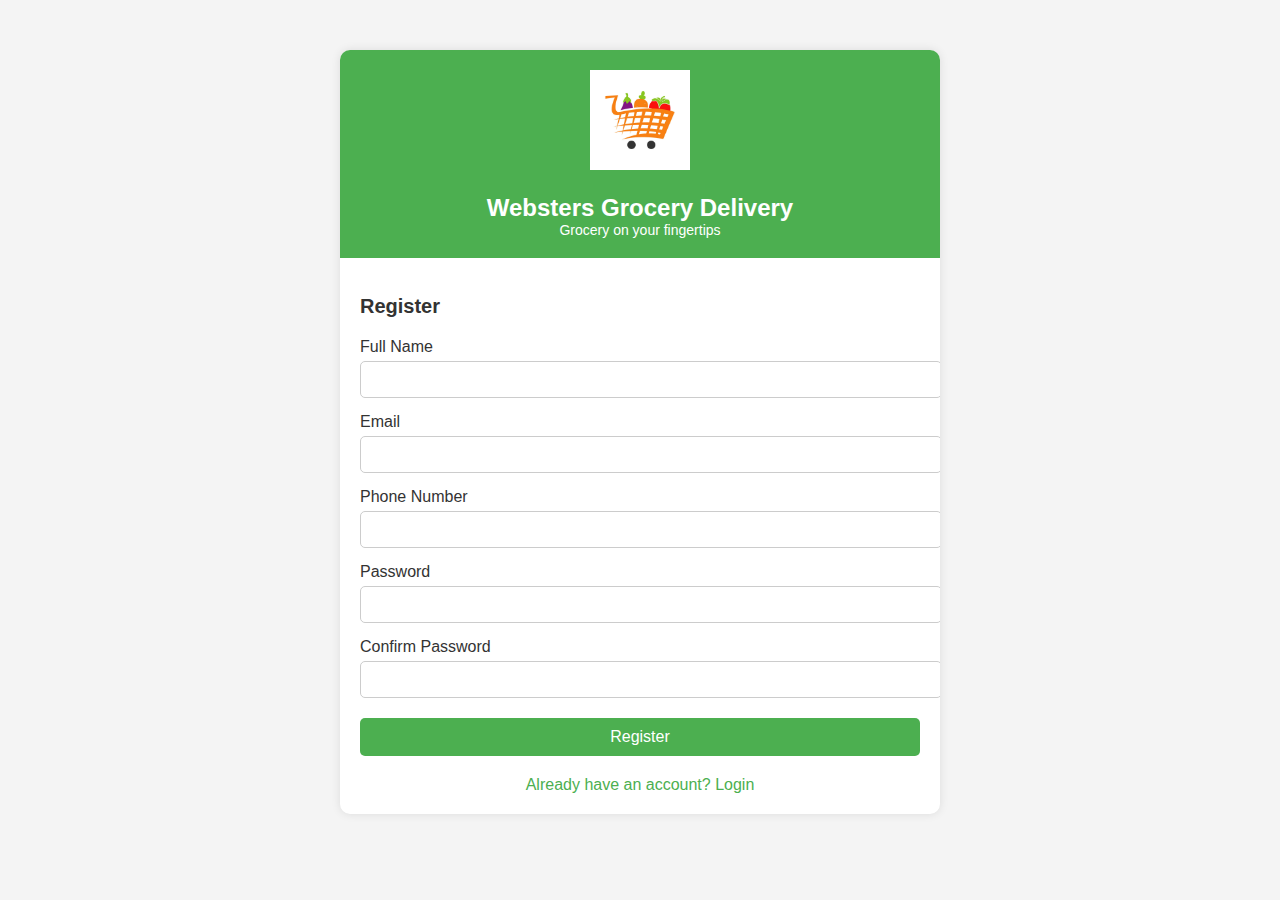
<file: register.html>
<!DOCTYPE html>
<html lang="en">
<head>
    <meta charset="UTF-8">
    <meta name="viewport" content="width=device-width, initial-scale=1.0">
    <title>Register - Websters Grocery Delivery</title>
</head>
<body style="font-family: Arial, sans-serif; background-color: #f4f4f4; margin: 0; padding: 0;">
    <div style="max-width: 600px; margin: 50px auto; background: white; border-radius: 10px; box-shadow: 0 0 10px rgba(0,0,0,0.1); overflow: hidden;">
        <div style="padding: 20px; text-align: center; background: #4CAF50;">
            <img src="logo.png" alt="Websters Logo" style="width: 100px; margin-bottom: 20px;">
            <h1 style="margin: 0; color: white; font-size: 24px;">Websters Grocery Delivery</h1>
            <p style="margin: 0; color: white; font-size: 14px;">Grocery on your fingertips</p>
        </div>
        <div style="padding: 20px;">
            <h2 style="margin-bottom: 20px; font-size: 20px; color: #333;">Register</h2>
            <form id="register-form">
                <div style="margin-bottom: 15px;">
                    <label for="name" style="display: block; margin-bottom: 5px; color: #333;">Full Name</label>
                    <input type="text" id="name" name="name" required style="width: 100%; padding: 10px; border: 1px solid #ccc; border-radius: 5px;">
                </div>
                <div style="margin-bottom: 15px;">
                    <label for="email" style="display: block; margin-bottom: 5px; color: #333;">Email</label>
                    <input type="email" id="email" name="email" required style="width: 100%; padding: 10px; border: 1px solid #ccc; border-radius: 5px;">
                </div>
                <div style="margin-bottom: 15px;">
                    <label for="phone" style="display: block; margin-bottom: 5px; color: #333;">Phone Number</label>
                    <input type="tel" id="phone" name="phone" required style="width: 100%; padding: 10px; border: 1px solid #ccc; border-radius: 5px;">
                </div>
                <div style="margin-bottom: 15px;">
                    <label for="password" style="display: block; margin-bottom: 5px; color: #333;">Password</label>
                    <input type="password" id="password" name="password" required style="width: 100%; padding: 10px; border: 1px solid #ccc; border-radius: 5px;">
                </div>
                <div style="margin-bottom: 20px;">
                    <label for="confirm-password" style="display: block; margin-bottom: 5px; color: #333;">Confirm Password</label>
                    <input type="password" id="confirm-password" name="confirm-password" required style="width: 100%; padding: 10px; border: 1px solid #ccc; border-radius: 5px;">
                </div>
                <button type="button" onclick="registerUser()" style="width: 100%; padding: 10px; background: #4CAF50; color: white; border: none; border-radius: 5px; font-size: 16px;">Register</button>
                <div style="margin-top: 20px; text-align: center;">
                    <a href="index.html" style="color: #4CAF50; text-decoration: none;">Already have an account? Login</a>
                </div>
            </form>
        </div>
    </div>
    <script src="scripts.js"></script>
</body>
</html>
</file>
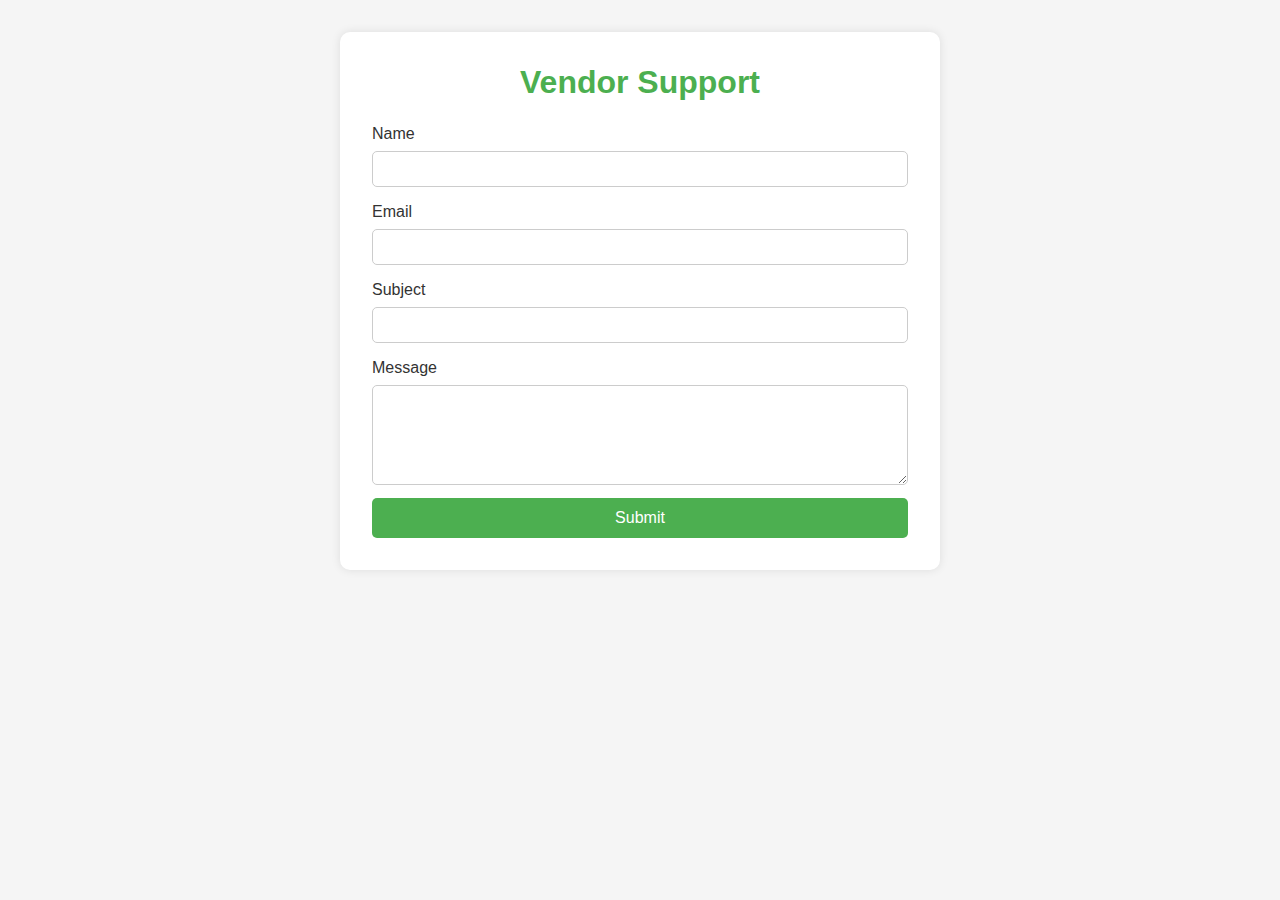
<file: support-page.html>
<!DOCTYPE html>
<html lang="en">
<head>
    <meta charset="UTF-8">
    <meta name="viewport" content="width=device-width, initial-scale=1.0">
    <title>Vendor Support - Websters Grocery Delivery</title>
    <style>
        /* Reset default browser styles */
        * {
            box-sizing: border-box;
            margin: 0;
            padding: 0;
        }

        body {
            font-family: Arial, sans-serif;
            background-color: #f5f5f5;
            padding: 2em;
        }

        .container {
            background-color: white;
            box-shadow: 0 0 10px rgba(0, 0, 0, 0.1);
            padding: 2em;
            border-radius: 10px;
            max-width: 600px;
            margin: auto;
        }

        .header {
            text-align: center;
            margin-bottom: 1.5em;
        }

        .header h1 {
            font-size: 2em;
            color: #4CAF50;
        }

        form {
            display: flex;
            flex-direction: column;
        }

        label {
            margin-bottom: 0.5em;
            color: #333;
        }

        input, textarea {
            margin-bottom: 1em;
            padding: 0.5em;
            border: 1px solid #ccc;
            border-radius: 5px;
            font-size: 1em;
        }

        textarea {
            resize: vertical;
            min-height: 100px;
        }

        button {
            padding: 0.7em 1.5em;
            border: none;
            background-color: #4CAF50;
            color: white;
            font-size: 1em;
            border-radius: 5px;
            cursor: pointer;
            transition: background-color 0.3s;
        }

        button:hover {
            background-color: #45a049;
        }

        .notification {
            display: none;
            background-color: #4CAF50;
            color: white;
            padding: 1em;
            border-radius: 10px;
            box-shadow: 0 0 10px rgba(0, 0, 0, 0.1);
            margin-top: 1em;
            width: 300px;
            max-width: 90%;
            position: fixed;
            bottom: 20px;
            right: 20px;
            z-index: 1000;
        }

        .notification p {
            margin: 0;
            padding-right: 10px;
            flex-grow: 1;
        }

        .notification button {
            background-color: white;
            color: #4CAF50;
            border: none;
            padding: 0.5em;
            border-radius: 5px;
            cursor: pointer;
            transition: background-color 0.3s;
        }

        .notification button:hover {
            background-color: #f1f1f1;
        }
    </style>
</head>
<body>
    <div class="container">
        <div class="header">
            <h1>Vendor Support</h1>
        </div>
        <form id="supportForm">
            <label for="name">Name</label>
            <input type="text" id="name" name="name" required>
            
            <label for="email">Email</label>
            <input type="email" id="email" name="email" required>
            
            <label for="subject">Subject</label>
            <input type="text" id="subject" name="subject" required>
            
            <label for="message">Message</label>
            <textarea id="message" name="message" required></textarea>
            
            <button type="submit">Submit</button>
        </form>
        <div class="notification" id="notification">
            <p>Your request has been sent!</p>
            <button onclick="closeNotification()">Close</button>
        </div>
    </div>
    <script>
        document.getElementById('supportForm').addEventListener('submit', function(event) {
            event.preventDefault(); // Prevent the default form submission
            
            // Here you would typically send the form data to the server using an AJAX request.
            // For simplicity, we'll just display a notification.
            
            showNotification('Your request has been sent!');
            
            // Reset the form
            document.getElementById('supportForm').reset();
        });

        function showNotification(message) {
            const notification = document.getElementById('notification');
            notification.querySelector('p').textContent = message;
            notification.style.display = 'block';

            setTimeout(() => {
                notification.style.display = 'none';
            }, 3000);
        }

        function closeNotification() {
            document.getElementById('notification').style.display = 'none';
        }
    </script>
</body>
</html>
</file>
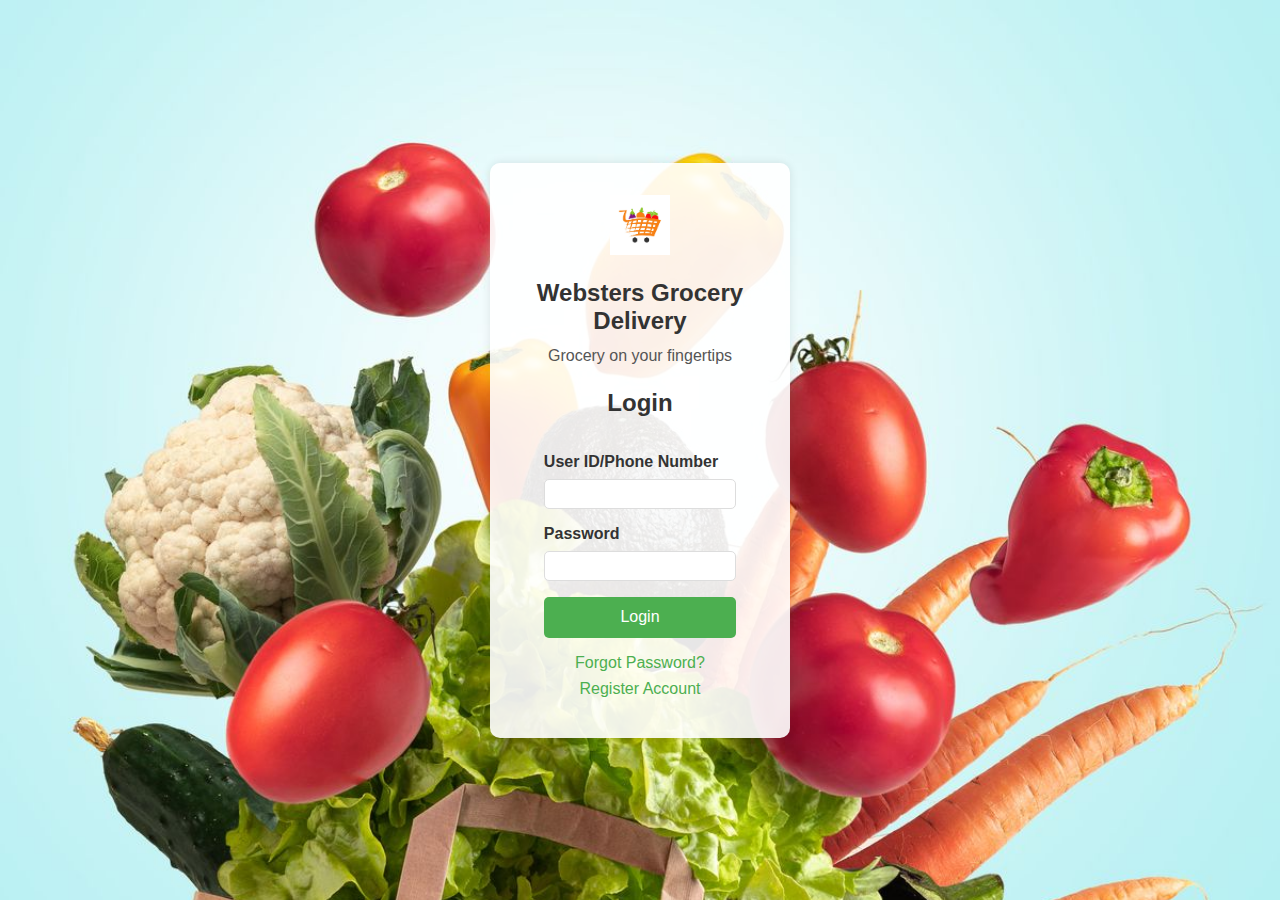
<file: user-login.html>
<!DOCTYPE html>
<html lang="en">
<head>
    <meta charset="UTF-8">
    <meta name="viewport" content="width=device-width, initial-scale=1.0">
    <title>Login - Websters Grocery Delivery</title>
    <style>
        /* Reset default browser styles */
        * {
            box-sizing: border-box;
            margin: 0;
            padding: 0;
        }

        body {
            font-family: Arial, sans-serif;
            background-image: url('grocery-background.jpg');
            background-size: cover;
            background-repeat: no-repeat;
            height: 100vh;
            display: flex;
            justify-content: center;
            align-items: center;
            color: #333;
        }

        .container {
            background-color: rgba(255, 255, 255, 0.9);
            box-shadow: 0 0 10px rgba(0, 0, 0, 0.1);
            padding: 2em;
            border-radius: 10px;
            width: 300px;
            text-align: center;
        }

        .header {
            text-align: center;
            margin-bottom: 1.5em;
        }

        .logo {
            width: 60px;
            height: auto;
            margin-bottom: 0.5em;
        }

        .header h1 {
            font-size: 1.5em;
            margin: 0.5em 0;
        }

        .tagline {
            font-size: 1em;
            color: #555;
            margin: 0;
        }

        .login-box {
            width: 100%;
            display: flex;
            flex-direction: column;
            align-items: center;
        }

        .login-box h2 {
            margin-bottom: 1.5em;
        }

        .input-group {
            margin-bottom: 1em;
            text-align: left;
            width: 100%;
        }

        .input-group label {
            display: block;
            margin-bottom: 0.5em;
            font-weight: bold;
        }

        .input-group input {
            width: 100%;
            padding: 0.5em;
            border: 1px solid #ddd;
            border-radius: 5px;
        }

        button {
            width: 100%;
            padding: 0.7em;
            border: none;
            background-color: #4CAF50;
            color: white;
            font-size: 1em;
            border-radius: 5px;
            cursor: pointer;
            transition: background-color 0.3s;
        }

        button:hover {
            background-color: #45a049;
        }

        .links {
            margin-top: 1em;
        }

        .links a {
            display: block;
            color: #4CAF50;
            text-decoration: none;
            margin-bottom: 0.5em;
            transition: color 0.3s;
        }

        .links a:hover {
            color: #388e3c;
        }

        .notification {
            display: none;
            background-color: #4CAF50;
            color: white;
            padding: 1em;
            border-radius: 10px;
            box-shadow: 0 0 10px rgba(0, 0, 0, 0.1);
            margin-top: 1em;
        }
    </style>
</head>
<body>
    <div class="container">
        <div class="header">
            <img src="logo.png" alt="Websters Logo" class="logo">
            <h1>Websters Grocery Delivery</h1>
            <p class="tagline">Grocery on your fingertips</p>
        </div>
        <div class="login-box">
            <h2>Login</h2>
            <form id="login-form">
                <div class="input-group">
                    <label for="user-id">User ID/Phone Number</label>
                    <input type="text" id="user-id" name="user-id" required>
                </div>
                <div class="input-group">
                    <label for="password">Password</label>
                    <input type="password" id="password" name="password" required>
                </div>
                <button type="button" onclick="loginUser()">Login</button>
                <div class="links">
                    <a href="#" onclick="forgotPassword()">Forgot Password?</a>
                    <a href="#" onclick="registerAccount()">Register Account</a>
                </div>
            </form>
        </div>
    </div>
    <script>

function loginUser() {
            const username = document.getElementById('user-id').value;
            const password = document.getElementById('password').value;

            if (username === 'azar' && password === 'azar') {
                alert("Login successful.");
                window.location.href = 'dashboard.html';  // Redirect to the dashboard
            } else {
                alert("Invalid username or password.");
            }
        }
    </script>
</body>
</html>
</file>
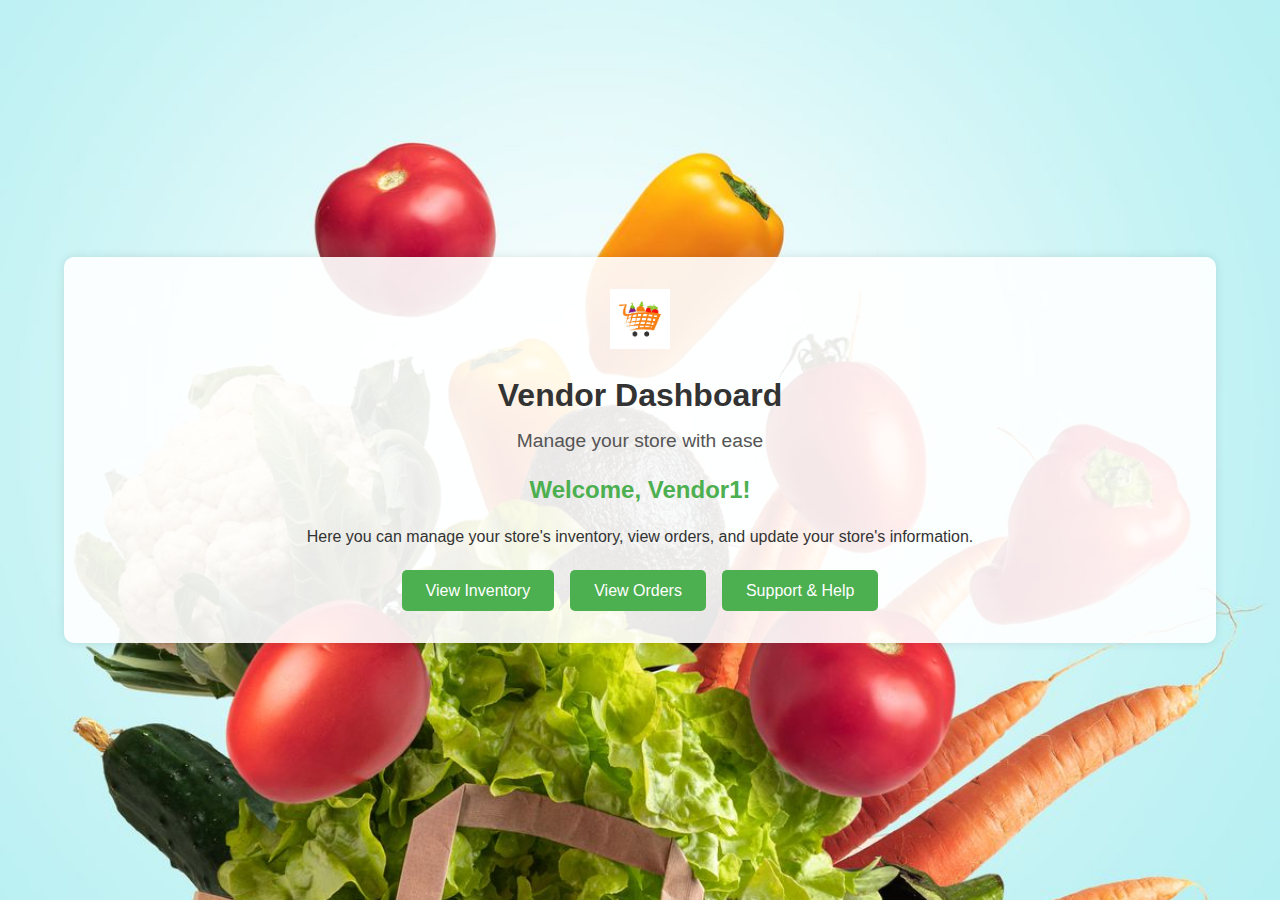
<file: vendor-dashoboard.html>
<!DOCTYPE html>
<html lang="en">
<head>
    <meta charset="UTF-8">
    <meta name="viewport" content="width=device-width, initial-scale=1.0">
    <title>Vendor Dashboard - Websters Grocery Delivery</title>
    <style>
        /* Reset default browser styles */
        * {
            box-sizing: border-box;
            margin: 0;
            padding: 0;
        }

        body {
            font-family: Arial, sans-serif;
            background-image: url('grocery-background.jpg');
            background-size: cover;
            background-repeat: no-repeat;
            height: 100vh;
            color: #333;
            display: flex;
            flex-direction: column;
            align-items: center;
            justify-content: center;
        }

        .container {
            background-color: rgba(255, 255, 255, 0.9);
            box-shadow: 0 0 10px rgba(0, 0, 0, 0.1);
            padding: 2em;
            border-radius: 10px;
            width: 90%;
            max-width: 1200px;
            text-align: center;
        }

        .header {
            text-align: center;
            margin-bottom: 1.5em;
        }

        .logo {
            width: 60px;
            height: auto;
            margin-bottom: 0.5em;
        }

        .header h1 {
            font-size: 2em;
            margin: 0.5em 0;
        }

        .tagline {
            font-size: 1.2em;
            color: #555;
            margin: 0;
        }

        .dashboard-content {
            display: flex;
            flex-direction: column;
            align-items: center;
        }

        .dashboard-content h2 {
            margin-bottom: 1em;
            color: #4CAF50;
        }

        .dashboard-content p {
            margin-bottom: 1.5em;
        }

        .nav-buttons {
            display: flex;
            gap: 1em;
            flex-wrap: wrap;
            justify-content: center;
        }

        .nav-buttons button {
            padding: 0.7em 1.5em;
            border: none;
            background-color: #4CAF50;
            color: white;
            font-size: 1em;
            border-radius: 5px;
            cursor: pointer;
            transition: background-color 0.3s;
        }

        .nav-buttons button:hover {
            background-color: #45a049;
        }

        .notification {
            display: none;
            background-color: #4CAF50;
            color: white;
            padding: 1em;
            border-radius: 10px;
            box-shadow: 0 0 10px rgba(0, 0, 0, 0.1);
            margin-top: 1em;
            width: 300px;
            max-width: 90%;
            position: fixed;
            bottom: 20px;
            right: 20px;
            z-index: 1000;
        }

        .notification p {
            margin: 0;
            padding-right: 10px;
            flex-grow: 1;
        }

        .notification button {
            background-color: white;
            color: #4CAF50;
            border: none;
            padding: 0.5em;
            border-radius: 5px;
            cursor: pointer;
            transition: background-color 0.3s;
        }

        .notification button:hover {
            background-color: #f1f1f1;
        }
    </style>
</head>
<body>
    <div class="container">
        <div class="header">
            <img src="logo.png" alt="Websters Logo" class="logo">
            <h1>Vendor Dashboard</h1>
            <p class="tagline">Manage your store with ease</p>
        </div>
        <div class="dashboard-content">
            <h2>Welcome, Vendor1!</h2>
            <p>Here you can manage your store's inventory, view orders, and update your store's information.</p>
            <div class="nav-buttons">
                <button onclick="viewInventory()">View Inventory</button>
                <button onclick="viewOrders()">View Orders</button>
                <button onclick="support()">Support & Help</button>
            </div>
        </div>
        <div class="notification" id="notification">
            <p>New offers and discounts available!</p>
            <button onclick="closeNotification()">Close</button>
        </div>
    </div>
    <script>
        function viewInventory() {
            alert("Redirect to View Inventory page.");
            window.location.href = 'inventory-page.html';
        }

        function viewOrders() {
            alert("Redirect to View Orders page.");
            window.location.href = 'vendor-orders.html';
        }

        function support() {
            window.location.href= 'support-page.html';
        }

        function closeNotification() {
            document.getElementById('notification').style.display = 'none';
        }

        // Simulate a notification
        setTimeout(() => {
            document.getElementById('notification').style.display = 'block';
        }, 2000);
    </script>
</body>
</html>
</file>
<file: styles.css>
/* Reset default browser styles */
* {
    box-sizing: border-box;
    margin: 0;
    padding: 0;
}

body {
    font-family: Arial, sans-serif;
    background-image: url('grocery-background.jpg');
    background-size: cover;
    background-repeat: no-repeat;
    height: 100vh;
    margin: 0;
    color: #333;
    display: flex;
    justify-content: center;
    align-items: center;
    position: relative;
}

/* Common Container */
.container, .store-container, .dashboard-container {
    background-color: rgba(255, 255, 255, 0.9);
    box-shadow: 0 0 10px rgba(0, 0, 0, 0.1);
    padding: 2em;
    border-radius: 10px;
    width: 80%;
    max-width: 1200px;
    text-align: center;
    display: flex;
    flex-direction: column;
    align-items: center;
    position: relative;
}

.header {
    text-align: center;
    margin-bottom: 1.5em;
}

.logo {
    width: 60px;
    height: auto;
    margin-bottom: 0.5em;
}

.header h1 {
    font-size: 1.5em;
    margin: 0.5em 0;
}

.tagline {
    font-size: 1em;
    color: #555;
    margin: 0;
}

.navbar {
    width: 100%;
    background-color: #4CAF50;
    text-align: left;
    padding-left: 2em;
    margin-bottom: 2em;
}

.navbar ul {
    list-style: none;
    padding: 0;
    display: flex;
}

.navbar ul li {
    margin: 0 1em;
}

.navbar ul li a {
    text-decoration: none;
    color: white;
    font-weight: bold;
    font-size: 1.2em;
    padding: 1em;
    display: block;
    transition: background-color 0.3s;
}

.navbar ul li a:hover {
    background-color: #388e3c;
}

.background-slider {
    position: absolute;
    width: 100%;
    height: 100%;
    top: 0;
    left: 0;
    z-index: -1;
    background-size: cover;
    background-position: center;
    transition: background-image 1s ease-in-out;
    opacity: 0.6; /* Adjusted for higher transparency */
}

.main-content {
    z-index: 1;
    width: 100%;
    background-color: rgba(255, 255, 255, 0.9);
    padding: 1em;
    border-radius: 10px;
    width: 90%;
    max-width: 1200px;
    box-shadow: 0 0 10px rgba(0, 0, 0, 0.1);
}

.dashboard h2, .main-content h2 {
    margin-bottom: 1em;
    color: #4CAF50;
}

.store-list {
    display: flex;
    flex-wrap: wrap;
    justify-content: space-around;
}

.store-item {
    background-color: white;
    border: 1px solid #ddd;
    border-radius: 10px;
    padding: 1em;
    margin: 1em;
    width: 200px;
    box-shadow: 0 0 10px rgba(0, 0, 0, 0.1);
    text-align: left;
}

.store-item h3 {
    color: #4CAF50;
    margin-bottom: 0.5em;
}

.product-list {
    display: flex;
    flex-wrap: wrap;
    justify-content: space-around;
}

.product-item {
    background-color: white;
    border: 1px solid #ddd;
    border-radius: 10px;
    padding: 1em;
    margin: 1em;
    width: 200px;
    box-shadow: 0 0 10px rgba(0, 0, 0, 0.1);
    text-align: center;
}

.product-item img {
    width: 100%;
    height: auto;
    border-radius: 5px;
    margin-bottom: 0.5em;
}

.product-item h3 {
    color: #4CAF50;
    margin-bottom: 0.5em;
}

.product-item p {
    margin-bottom: 1em;
}

.product-item button {
    background-color: #4CAF50;
    color: white;
    border: none;
    padding: 0.5em 1em;
    border-radius: 5px;
    cursor: pointer;
    transition: background-color 0.3s;
    margin: 0.2em;
}

.product-item button:hover {
    background-color: #45a049;
}

.notification-prompt {
    background-color: #ff9800;
    color: white;
    padding: 1em;
    border-radius: 10px;
    position: fixed;
    bottom: 10px;
    right: 10px;
    box-shadow: 0 0 10px rgba(0, 0, 0, 0.1);
    display: flex;
    align-items: center;
    justify-content: space-between;
    width: 300px;
    max-width: 90%;
    z-index: 1000;
}

.notification-prompt p {
    margin: 0;
    padding-right: 10px;
    flex-grow: 1;
}

.notification-prompt button {
    background-color: white;
    color: #ff9800;
    border: none;
    padding: 0.5em;
    border-radius: 5px;
    cursor: pointer;
    transition: background-color 0.3s;
}

.notification-prompt button:hover {
    background-color: #f1f1f1;
}


/* CSS for review section */
.review-container {
    margin-top: 20px;
    border-top: 1px solid #ccc;
    padding-top: 20px;
}
.stars {
    display: inline-block;
    font-size: 25px;
    color:white;
}
.stars input {
    display: none;
}
.stars label {
    cursor: pointer;
    padding: 5px;
}
.stars label:before {
    content: '\2605';
}
.stars input:checked ~ label:before {
    color:orange;
}
.return-button {
    margin-top: 10px;
    padding: 10px 20px;
    background-color: #4CAF50;
    color: white;
    border: none;
    cursor: pointer;
}
</file>
